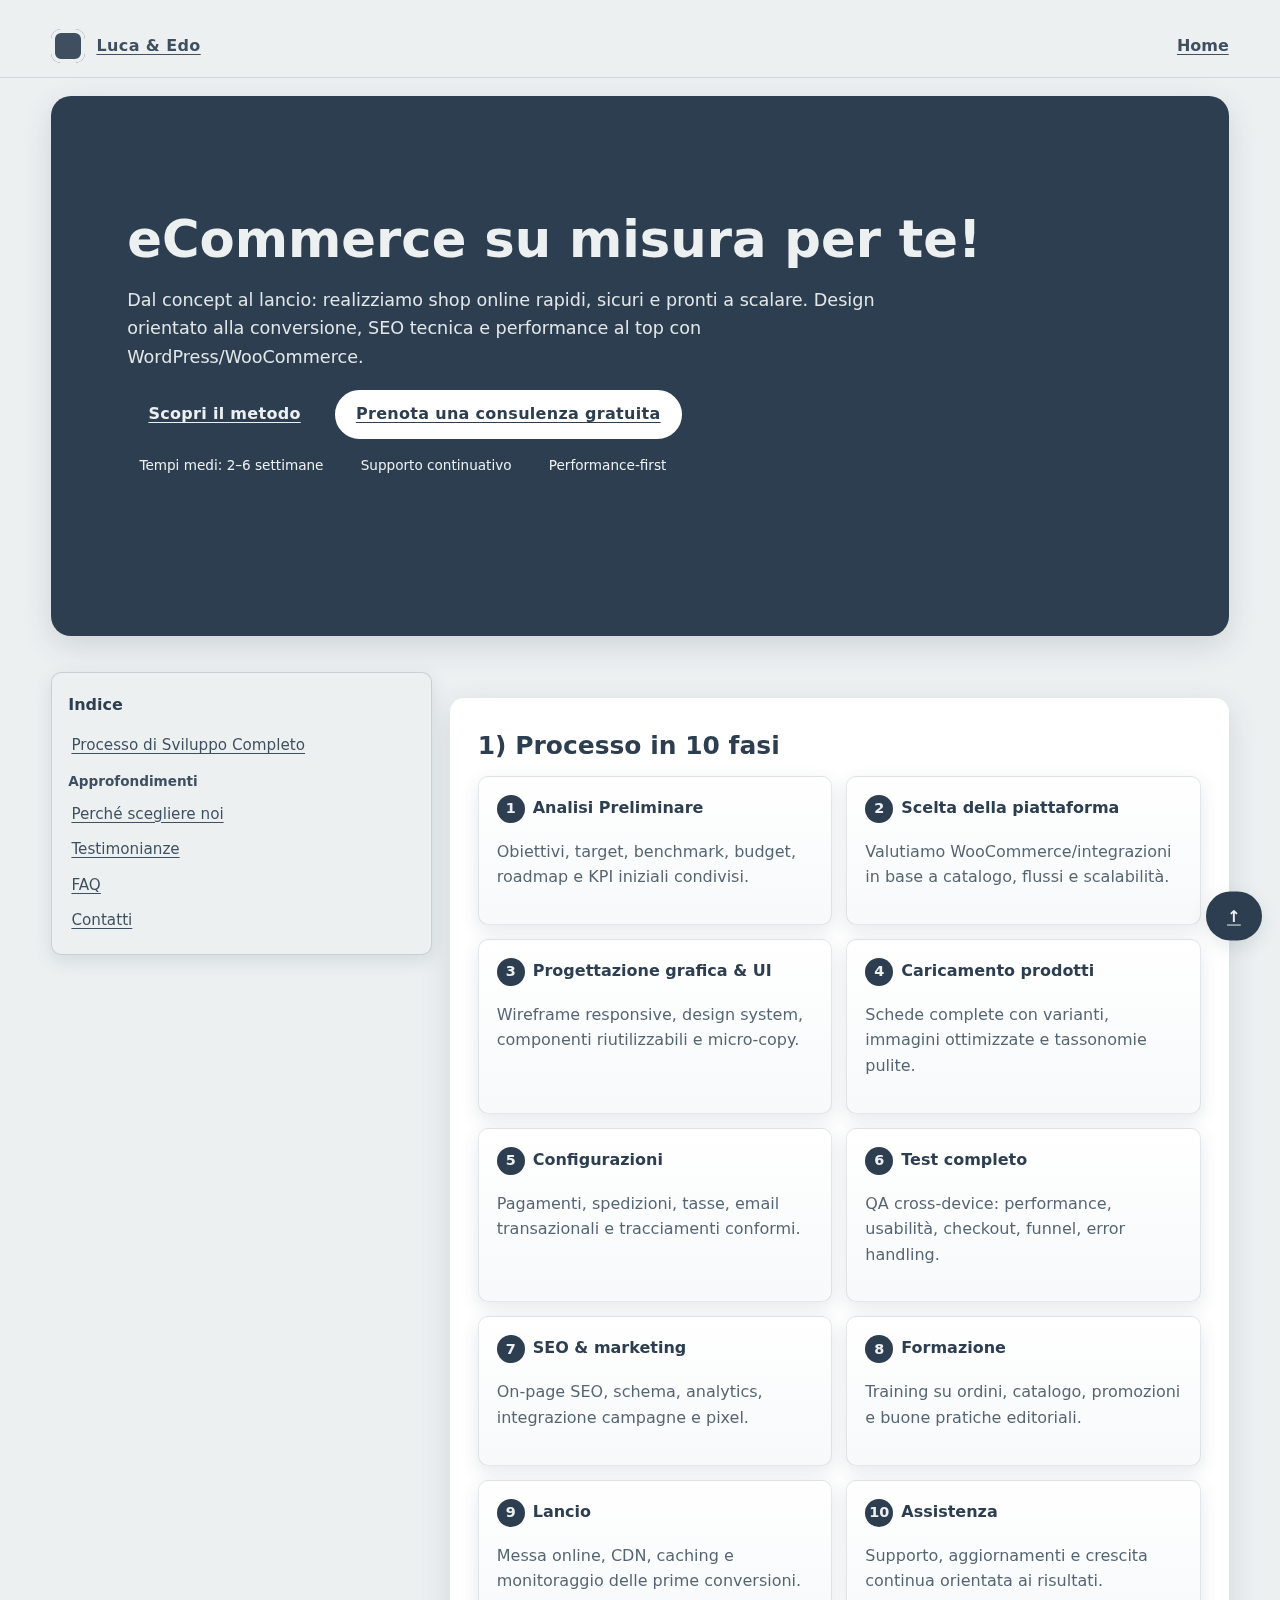
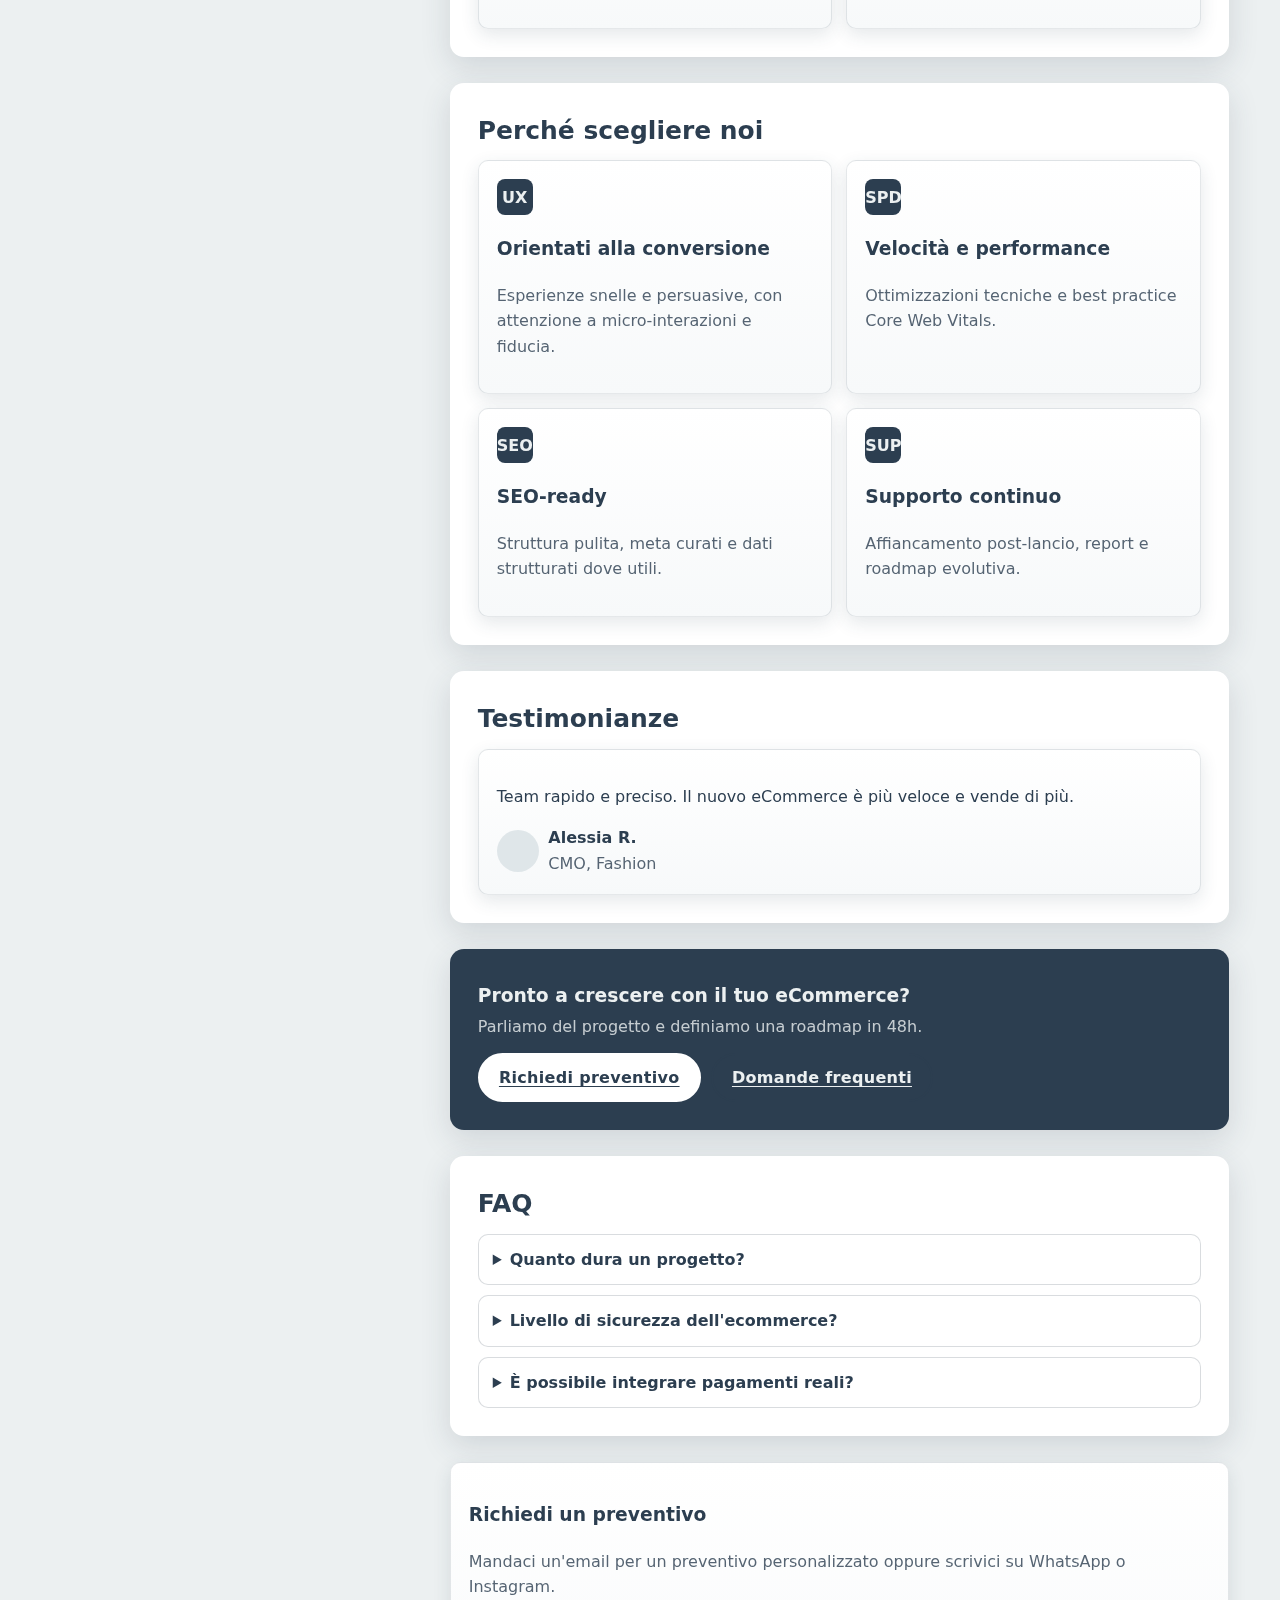
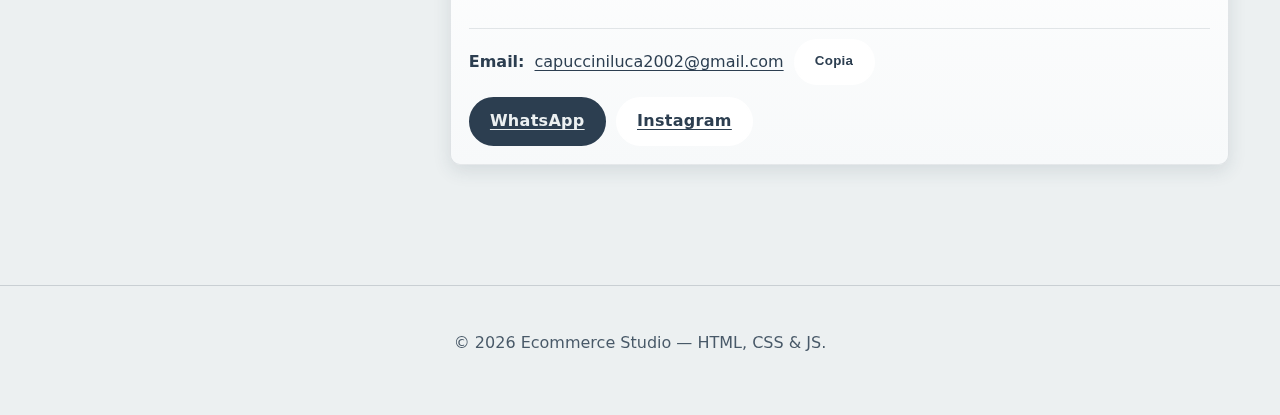
<file: Ecommerce.html>
<!DOCTYPE html>
<html lang="it">
<head>
  <meta charset="utf-8" />
  <meta name="viewport" content="width=device-width,initial-scale=1,viewport-fit=cover" />
  <title>Come creo eCommerce | Metodo e Processo</title>
  <meta name="description" content="Metodo professionale per eCommerce performanti: strategia, UX/UI, sviluppo, performance, SEO, sicurezza, deploy e crescita." />
  <style>
    :root{
      --c-light:#ECF0F1;
      --c-dark:#2C3E50;
      --radius:14px;
      --radius-sm:10px;
      --shadow:0 10px 30px rgba(44,62,80,.15);
      --shadow-sm:0 6px 18px rgba(44,62,80,.12);
      --maxw:1150px;
    }
    *{box-sizing:border-box}
    html{scroll-behavior:smooth}
    body{
      margin:0;
      font-family:system-ui,-apple-system,Segoe UI,Roboto,Ubuntu,"Helvetica Neue",Arial,sans-serif;
      color:var(--c-dark);
      background:var(--c-light);
      line-height:1.6;
    }
    a{color:var(--c-dark); text-underline-offset:3px}
    .container{width:clamp(92%, 85vw, var(--maxw)); margin-inline:auto}
    .btn{
      display:inline-block; padding:.85rem 1.2rem; border-radius:999px;
      background:var(--c-dark); color:var(--c-light); border:2px solid var(--c-dark);
      font-weight:700; letter-spacing:.3px; transition:.25s ease; text-align:center
    }
    .btn:hover{background:transparent; color:var(--c-dark)}
    .btn-light{background:#fff; color:var(--c-dark); border:2px solid #fff}
    .btn-light:hover{background:transparent; border-color:var(--c-dark)}
    .chip{
      display:inline-flex; align-items:center; gap:.5rem; padding:.35rem .7rem;
      border:1.5px solid var(--c-dark); border-radius:999px; font-size:.85rem;
      background:rgba(44,62,80,.06)
    }

    /* Header */
    .skip{position:absolute; left:-9999px; top:auto}
    .skip:focus{left:1rem; top:1rem; background:#fff; padding:.5rem .75rem; border-radius:6px; z-index:999}
    header{
      position:sticky; top:0; z-index:50; backdrop-filter:saturate(1.2) blur(6px);
      background:rgba(236,240,241,.8); border-bottom:1px solid rgba(44,62,80,.15)
    }
    .nav{display:flex; align-items:center; justify-content:space-between; padding:.9rem 0}
    .brand{display:flex; align-items:center; gap:.7rem; font-weight:800; letter-spacing:.4px}
    .brand .logo{width:34px; height:34px; border-radius:10px; background:var(--c-dark); box-shadow:inset 0 0 0 4px var(--c-light)}
    .nav a{font-weight:600; opacity:.9}
    .nav .links{display:flex; gap:1rem}

    /* Hero */
    .hero{
      position:relative; overflow:hidden; border-radius:calc(var(--radius) + 6px);
      margin:18px auto 26px; background:
        radial-gradient(1200px 500px at 85% -50%, rgba(44,62,80,.35), transparent 55%),
        radial-gradient(1200px 500px at -10% 120%, rgba(44,62,80,.25), transparent 60%),
        var(--c-dark);
      color:var(--c-light);
    }
    .hero-inner{padding:70px min(6vw,48px)}
    .hero h1{font-size:clamp(2rem, 3.2vw + 1rem, 3.2rem); line-height:1.15; margin:.1rem 0 .6rem}
    .hero p{max-width:760px; opacity:.95; font-size:clamp(1rem, .3vw + .9rem, 1.1rem)}
    .hero-cta{margin-top:1.2rem; display:flex; gap:.8rem; flex-wrap:wrap}
    .hero .meta{margin-top:1rem; display:flex; gap:.6rem; flex-wrap:wrap}

    /* Layout */
    main{padding:10px 0 60px}
    section{margin:26px 0; padding:28px; background:#fff; border-radius:var(--radius); box-shadow:var(--shadow)}
    .section-title{margin:0 0 .6rem; font-size:clamp(1.35rem, .7vw + 1rem, 1.8rem)}
    .muted{opacity:.8}

    .grid{display:grid; gap:18px; grid-template-columns:repeat(12, 1fr)}
    .col-8{grid-column:span 8}
    .col-4{grid-column:span 4}
    @media (max-width: 980px){
      .col-8,.col-4{grid-column:1 / -1}
      .hero-inner{padding:52px 22px}
      section{padding:22px}
    }

    /* TOC */
    .toc{
      position:sticky; top:86px; border:1.5px solid rgba(44,62,80,.18);
      background:var(--c-light); padding:16px; border-radius:var(--radius-sm); box-shadow:var(--shadow-sm)
    }
    .toc h3{margin:.2rem 0 .6rem; font-size:1rem}
    .toc a{display:block; padding:.35rem .2rem; font-size:.95rem; opacity:.9}
    .toc a.active{font-weight:700}
    .toc .caption{margin:.5rem 0 .2rem; font-weight:800; font-size:.85rem; opacity:.9}

    /* Cards & Lists */
    .card{
      padding:18px; border:1.5px solid rgba(44,62,80,.12); border-radius:var(--radius-sm);
      background:linear-gradient(180deg,#fff, #f7f9fa); box-shadow:var(--shadow-sm)
    }
    .steps{display:grid; gap:14px; grid-template-columns:repeat(auto-fit, minmax(240px,1fr))}
    .steps .step-num{
      width:28px; height:28px; border-radius:50%; display:inline-grid; place-items:center;
      background:var(--c-dark); color:var(--c-light); font-size:.9rem; font-weight:800; margin-right:.5rem
    }
    .checklist{list-style:none; padding:0; margin:0}
    .checklist li{display:flex; gap:.6rem; padding:.4rem 0}
    .check{width:18px; height:18px; border-radius:4px; border:2px solid var(--c-dark); display:inline-block; background:rgba(44,62,80,.05)}

    /* Trust bar */
    .trust{display:grid; gap:16px; grid-template-columns:repeat(auto-fit, minmax(120px,1fr)); align-items:center; justify-items:center}
    .trust img{max-height:36px; filter:grayscale(1) contrast(1.1); opacity:.7}

    /* Features */
    .features{display:grid; gap:14px; grid-template-columns:repeat(auto-fit, minmax(240px,1fr))}
    .feature-card .icon{width:36px; height:36px; border-radius:8px; background:var(--c-dark); color:var(--c-light); display:grid; place-items:center; font-weight:800; margin-bottom:.5rem}

    /* Metrics */
    .metrics{display:grid; gap:14px; grid-template-columns:repeat(auto-fit, minmax(180px,1fr)); text-align:center}
    .kpi .num{font-size:2rem; font-weight:900}
    .kpi .lbl{opacity:.85}

    /* Case studies */
    .cases{display:grid; gap:14px; grid-template-columns:repeat(auto-fit, minmax(260px,1fr))}
    .case h3{margin:.2rem 0 .4rem}
    .case p{margin:0}

    /* Testimonials */
    .testimonials{display:grid; gap:14px; grid-template-columns:repeat(auto-fit, minmax(260px,1fr))}
    .testimonial .who{display:flex; align-items:center; gap:.6rem; margin-top:.6rem}
    .avatar{width:42px; height:42px; border-radius:50%; background:#dfe6e9}

    /* CTA banner */
    .cta-banner{
      background:var(--c-dark); color:var(--c-light); display:flex; flex-wrap:wrap; gap:14px; align-items:center; justify-content:space-between
    }
    .cta-banner h3{margin:.2rem 0}
    .cta-banner .actions{display:flex; gap:10px; flex-wrap:wrap}

    /* Lead form */
    .lead{display:grid; gap:18px; grid-template-columns:1.2fr .8fr; align-items:start}
    .lead form{display:grid; gap:10px}
    .lead input, .lead select, .lead textarea{
      padding:.7rem .9rem; border:1.5px solid rgba(44,62,80,.2); border-radius:10px; font:inherit; background:#fff
    }
    .lead textarea{min-height:120px; resize:vertical}
    .policy{font-size:.85rem; opacity:.9}
    @media (max-width: 900px){ .lead{grid-template-columns:1fr} }

    /* FAQ (native <details>) */
    details{border:1.5px solid rgba(44,62,80,.18); border-radius:10px; padding:12px 14px; background:#fff}
    details+details{margin-top:10px}
    summary{cursor:pointer; font-weight:700}
    summary::-webkit-details-marker{display:none}

    /* Footer */
    footer{
      margin:34px 0 0; padding:28px 0 44px; text-align:center;
      color:rgba(44,62,80,.85); border-top:1px solid rgba(44,62,80,.18)
    }

    /* Back to top */
    .to-top{
      position:fixed; right:18px; bottom:18px; z-index:40; transform:translateY(120%);
      transition:transform .25s ease; box-shadow:var(--shadow-sm)
    }
    .to-top.show{transform:translateY(0)}

    /* Navbar responsive/accessibile */
    .btn-sm{padding:.55rem .9rem}
    .sr-only{
      position:absolute;width:1px;height:1px;padding:0;margin:-1px;overflow:hidden;
      clip:rect(0,0,0,0);white-space:nowrap;border:0
    }
    .menu-toggle{
      display:none; border:1.5px solid rgba(44,62,80,.25); background:#fff; color:var(--c-dark);
      border-radius:10px; padding:.45rem .6rem; cursor:pointer; line-height:1
    }
    .menu-toggle:focus-visible{outline:3px solid rgba(44,62,80,.35); outline-offset:2px}
    .menu-toggle .burger{
      display:inline-block; width:18px; height:2px; background:var(--c-dark);
      position:relative; vertical-align:middle
    }
    .menu-toggle .burger::before,
    .menu-toggle .burger::after{
      content:""; position:absolute; left:0; width:18px; height:2px; background:var(--c-dark)
    }
    .menu-toggle .burger::before{top:-6px}
    .menu-toggle .burger::after{top:6px}

    @media (max-width: 860px){
      .menu-toggle{display:block}
      .nav{position:relative}
      .nav .links{
        position:absolute; top:100%; right:0; left:0;
        background:var(--c-light); border-bottom:1px solid rgba(44,62,80,.15);
        display:none; flex-direction:column; gap:0; padding:.5rem
      }
      .nav .links.open{display:flex}
      .nav .links a{padding:.6rem 1rem}
      .nav .links .btn{margin:.2rem 1rem}
    }

    /* iOS text scaling */
    html{-webkit-text-size-adjust:100%}

    /* Header safe-area (iPhone notch) */
    header{padding-top:calc(.9rem + env(safe-area-inset-top))}

    /* Hero: altezza corretta su iPhone */
    .hero{min-height:100svh}

    /* Bottoni: target touch */
    .btn{min-height:44px; line-height:1.1; touch-action:manipulation}

    /* Back to top: safe-area bottom */
    .to-top{bottom:calc(18px + env(safe-area-inset-bottom))}

    /* Contatti rapidi: layout più solido e responsivo */
    .contact-quick.card{display:grid; gap:12px}
    .contact-quick .info{
      display:flex; align-items:center; gap:10px; flex-wrap:wrap;
      border-top:1px solid rgba(44,62,80,.12); padding-top:10px;
    }
    .contact-quick .label{font-weight:700}
    .contact-quick .actions{display:flex; gap:10px; flex-wrap:wrap}

    @media (max-width:600px){
      .contact-quick .info{flex-direction:column; align-items:flex-start}
      .contact-quick .actions{flex-direction:column; align-items:stretch}
      .contact-quick .actions .btn{width:100%}
    }

    /* Riduci animazioni se richiesto */
    @media (prefers-reduced-motion: reduce){
      *{scroll-behavior:auto}
      .to-top{transition:none}
    }

    /* Hero responsive: riduci altezza su mobile */
    @media (max-width: 860px){
      .hero{min-height:auto; padding-block:42px}
      .hero-inner{padding:0 22px}
    }
    @media (max-width: 600px){
      .hero{padding-block:34px; margin:12px auto 18px; border-radius:12px}
      .hero h1{font-size:clamp(1.7rem, 5.5vw, 2.1rem)}
      .hero p{font-size:clamp(.95rem, 3.5vw, 1.05rem)}
      .hero-cta{gap:.6rem; justify-content:center}
    }

    /* Hero più corta quando il contenuto è poco */
    .hero{min-height:auto; padding-block:42px}
    @media (min-width:1100px){
      .hero{min-height:60vh}
    }
    @media (max-width:600px){
      .hero{padding-block:32px}
    }
  </style>
</head>
<body>
  <a class="skip" href="#contenuto">Salta al contenuto</a>

  <header>
    <div class="container nav" role="navigation" aria-label="Navigazione principale">
      <a class="brand" href="./index.html">
        <span class="logo" aria-hidden="true"></span>
        <span>Luca & Edo</span>
      </a>

      <button class="menu-toggle" aria-label="Apri menu" aria-expanded="false" aria-controls="site-links">
        <span class="sr-only">Apri/chiudi menu</span>
        <span class="burger" aria-hidden="true"></span>
      </button>

      <div id="site-links" class="links">
        <a href="./index.html">Home</a>
      </div>
    </div>
  </header>

    <section class="hero container" aria-labelledby="title-hero">
    <div class="hero-inner">
        <h1 id="title-hero">eCommerce su misura per te!</h1>
        <p>
        Dal concept al lancio: realizziamo shop online rapidi, sicuri e pronti a scalare.
        Design orientato alla conversione, SEO tecnica e performance al top con WordPress/WooCommerce.
        </p>
        <div class="hero-cta">
        <a class="btn" href="#processo">Scopri il metodo</a>
        <a class="btn-light btn" href="#contatti">Prenota una consulenza gratuita</a>
        </div>
        <div class="hero-cta" style="margin-top:.6rem">
        <span class="chip">Tempi medi: 2–6 settimane</span>
        <span class="chip">Supporto continuativo</span>
        <span class="chip">Performance‑first</span>
        </div>
    </div>
    </section>

  <main id="contenuto" class="container">
    <div class="grid">
      <aside class="col-4">
        <nav class="toc" aria-label="Indice">
          <h3>Indice</h3>
          <a href="#processo">Processo di Sviluppo Completo</a>
          <div class="caption">Approfondimenti</div>
          <a href="#perche-noi">Perché scegliere noi</a>
          <a href="#recensioni">Testimonianze</a>
          <a href="#faq">FAQ</a>
          <a href="#contatti">Contatti</a>
        </nav>
      </aside>

      <div class="col-8">
        <section id="processo" aria-labelledby="h-processo">
          <h2 class="section-title" id="h-processo">1) Processo in 10 fasi</h2>
          <div class="steps">
            <div class="card" id="s1-analisi">
              <div><span class="step-num">1</span><strong>Analisi Preliminare</strong></div>
              <p class="muted">Obiettivi, target, benchmark, budget, roadmap e KPI iniziali condivisi.</p>
            </div>
            <div class="card" id="s2-piattaforma">
              <div><span class="step-num">2</span><strong>Scelta della piattaforma</strong></div>
              <p class="muted">Valutiamo WooCommerce/integrazioni in base a catalogo, flussi e scalabilità.</p>
            </div>
            <div class="card" id="s3-design">
              <div><span class="step-num">3</span><strong>Progettazione grafica & UI</strong></div>
              <p class="muted">Wireframe responsive, design system, componenti riutilizzabili e micro‑copy.</p>
            </div>
            <div class="card" id="s4-prodotti">
              <div><span class="step-num">4</span><strong>Caricamento prodotti</strong></div>
              <p class="muted">Schede complete con varianti, immagini ottimizzate e tassonomie pulite.</p>
            </div>
            <div class="card" id="s5-configurazione">
              <div><span class="step-num">5</span><strong>Configurazioni</strong></div>
              <p class="muted">Pagamenti, spedizioni, tasse, email transazionali e tracciamenti conformi.</p>
            </div>
            <div class="card" id="s6-test">
              <div><span class="step-num">6</span><strong>Test completo</strong></div>
              <p class="muted">QA cross‑device: performance, usabilità, checkout, funnel, error handling.</p>
            </div>
            <div class="card" id="s7-seo">
              <div><span class="step-num">7</span><strong>SEO & marketing</strong></div>
              <p class="muted">On‑page SEO, schema, analytics, integrazione campagne e pixel.</p>
            </div>
            <div class="card" id="s8-formazione">
              <div><span class="step-num">8</span><strong>Formazione</strong></div>
              <p class="muted">Training su ordini, catalogo, promozioni e buone pratiche editoriali.</p>
            </div>
            <div class="card" id="s9-lancio">
              <div><span class="step-num">9</span><strong>Lancio</strong></div>
              <p class="muted">Messa online, CDN, caching e monitoraggio delle prime conversioni.</p>
            </div>
            <div class="card" id="s10-assistenza">
              <div><span class="step-num">10</span><strong>Assistenza</strong></div>
              <p class="muted">Supporto, aggiornamenti e crescita continua orientata ai risultati.</p>
            </div>
          </div>
        </section>

        <section id="perche-noi" aria-labelledby="h-perche-noi">
          <h2 class="section-title" id="h-perche-noi">Perché scegliere noi</h2>
          <div class="features">
            <div class="card feature-card">
              <div class="icon">UX</div>
              <h3>Orientati alla conversione</h3>
              <p class="muted">Esperienze snelle e persuasive, con attenzione a micro‑interazioni e fiducia.</p>
            </div>
            <div class="card feature-card">
              <div class="icon">SPD</div>
              <h3>Velocità e performance</h3>
              <p class="muted">Ottimizzazioni tecniche e best practice Core Web Vitals.</p>
            </div>
            <div class="card feature-card">
              <div class="icon">SEO</div>
              <h3>SEO‑ready</h3>
              <p class="muted">Struttura pulita, meta curati e dati strutturati dove utili.</p>
            </div>
            <div class="card feature-card">
              <div class="icon">SUP</div>
              <h3>Supporto continuo</h3>
              <p class="muted">Affiancamento post‑lancio, report e roadmap evolutiva.</p>
            </div>
          </div>
        </section>



        <section id="recensioni" aria-labelledby="h-recensioni">
          <h2 class="section-title" id="h-recensioni">Testimonianze</h2>
          <div class="testimonials">
            <div class="card testimonial">
              <p>Team rapido e preciso. Il nuovo eCommerce è più veloce e vende di più.</p>
              <div class="who">
                <span class="avatar" aria-hidden="true"></span>
                <div><strong>Alessia R.</strong><br><span class="muted">CMO, Fashion</span></div>
              </div>
            </div>
          </div>
        </section>

        <section class="cta-banner" aria-labelledby="h-cta">
          <div>
            <h3 id="h-cta">Pronto a crescere con il tuo eCommerce?</h3>
            <p class="muted" style="margin:0">Parliamo del progetto e definiamo una roadmap in 48h.</p>
          </div>
          <div class="actions">
            <a href="#contatti" class="btn btn-light">Richiedi preventivo</a>
            <a href="#faq" class="btn">Domande frequenti</a>
          </div>
        </section>

        <section id="faq" aria-labelledby="h-faq">
          <h2 class="section-title" id="h-faq">FAQ</h2>
          <details>
            <summary>Quanto dura un progetto?</summary>
            <p>In media 2–6 settimane a seconda di complessità e dimensione del catalogo.</p>
          </details>
          <details>
            <summary>Livello di sicurezza dell'ecommerce?</summary>
            <p>Utilizzo di domini con protocollo SSL/TLS con crittografia simmetrica per garantire la massima sicurezza. Utilizzo di password forti ed imprevedibili per gestire l'admin panel di wordpress.</p>
          </details>
          <details>
            <summary>È possibile integrare pagamenti reali?</summary>
            <p>Sì, con gateway diffusi (es. Stripe/PayPal) e best practice di sicurezza.</p>
          </details>
        </section>

       <!-- Contatti rapidi -->
        <section class="contact-quick card" aria-labelledby="h-preventivo">
          <div>
            <h3 id="h-preventivo">Richiedi un preventivo</h3>
            <p class="muted">Mandaci un'email per un preventivo personalizzato oppure scrivici su WhatsApp o Instagram.</p>
          </div>
          <div class="info">
            <span class="label">Email:</span>
            <a class="email-link"
               href="mailto:capucciniluca2002@gmail.com?subject=Richiesta%20preventivo%20eCommerce&body=Scrivi%20qui%20le%20tue%20esigenze%20e%20tempistiche."
               aria-label="Invia una email a capucciniluca2002@gmail.com">
              capucciniluca2002@gmail.com
            </a>
            <button class="btn btn-light btn-copy" type="button" data-email="capucciniluca2002@gmail.com">Copia</button>
          </div>
          <div class="actions">
            <a class="btn" target="_blank" rel="noopener"
               href="https://wa.me/+393662883732?text=Ciao%2C%20vorrei%20informazioni%20sul%20servizio%20eCommerce.">
              WhatsApp
            </a>
            <a class="btn btn-light" target="_blank" rel="noopener"
               href="https://www.instagram.com/lucacapuccinii?igsh=cXJtdWY0YmZ4Mm9u">
              Instagram
            </a>
          </div>
        </section>


      </div>
    </div>
  </main>

  <a href="#top" class="btn to-top" aria-label="Torna su">↑</a>

  <footer>
    <div class="container">
      <p>&copy; <span id="year"></span> Ecommerce Studio — HTML, CSS & JS.</p>
    </div>
  </footer>

  <script>
    // TOC attivo + bottone "torna su"
    const links=[...document.querySelectorAll('.toc a')];
    const sections=links.map(a=>document.querySelector(a.getAttribute('href'))).filter(Boolean);
    const toTop=document.querySelector('.to-top');
    const yo=document.getElementById('year'); if(yo) yo.textContent=new Date().getFullYear();

    const onScroll=()=>{
      const y=window.scrollY+120;
      let current=null;
      for(const s of sections){ if(s && s.offsetTop<=y) current=s.id; }
      links.forEach(a=>a.classList.toggle('active', a.getAttribute('href')==='#'+current));
      toTop.classList.toggle('show', window.scrollY>500);
    };
    document.addEventListener('scroll', onScroll, {passive:true});
    onScroll();

    // Form lead -> mailto
    const form=document.getElementById('lead-form');
    if(form){
      form.addEventListener('submit',(e)=>{
        e.preventDefault();
        const fd=new FormData(form);
        const nome=fd.get('nome')||'';
        const email=fd.get('email')||'';
        const budget=fd.get('budget')||'';
        const msg=fd.get('messaggio')||'';
        const subject=encodeURIComponent('Richiesta preventivo eCommerce');
        const body=encodeURIComponent(
`Nome: ${nome}
Email: ${email}
Budget: ${budget}

Messaggio:
${msg}`
        );
        window.location.href=`mailto:capucciniluca2002@gmail.com?subject=${subject}&body=${body}`;
      });
    }


document.addEventListener('click',(e)=>{
      const btn=e.target.closest('.btn-copy');
      if(!btn) return;
      const email=btn.getAttribute('data-email');
      if(navigator.clipboard){
        navigator.clipboard.writeText(email).then(()=>{
          const old=btn.textContent; btn.textContent='Copiato';
          setTimeout(()=>btn.textContent=old,1500);
        });
      }else{
        const ta=document.createElement('textarea'); ta.value=email;
        document.body.appendChild(ta); ta.select(); document.execCommand('copy');
        document.body.removeChild(ta);
        const old=btn.textContent; btn.textContent='Copiato';
        setTimeout(()=>btn.textContent=old,1500);
      }
    });


  // Toggle menu mobile
  const navToggle=document.querySelector('.menu-toggle');
  const navPanel=document.getElementById('site-links');
  if(navToggle && navPanel){
    navToggle.addEventListener('click', ()=>{
      const open=navPanel.classList.toggle('open');
      navToggle.setAttribute('aria-expanded', open ? 'true' : 'false');
    });

    // Chiudi su click link (mobile)
    navPanel.addEventListener('click',(e)=>{
      if(e.target.tagName==='A' && navPanel.classList.contains('open')){
        navPanel.classList.remove('open');
        navToggle.setAttribute('aria-expanded','false');
      }
    });

    // Chiudi tornando a desktop
    window.addEventListener('resize', ()=>{
      if(window.innerWidth>860 && navPanel.classList.contains('open')){
        navPanel.classList.remove('open');
        navToggle.setAttribute('aria-expanded','false');
      }
    }, {passive:true});
  }
  </script>
</body>
</html>
</file>
